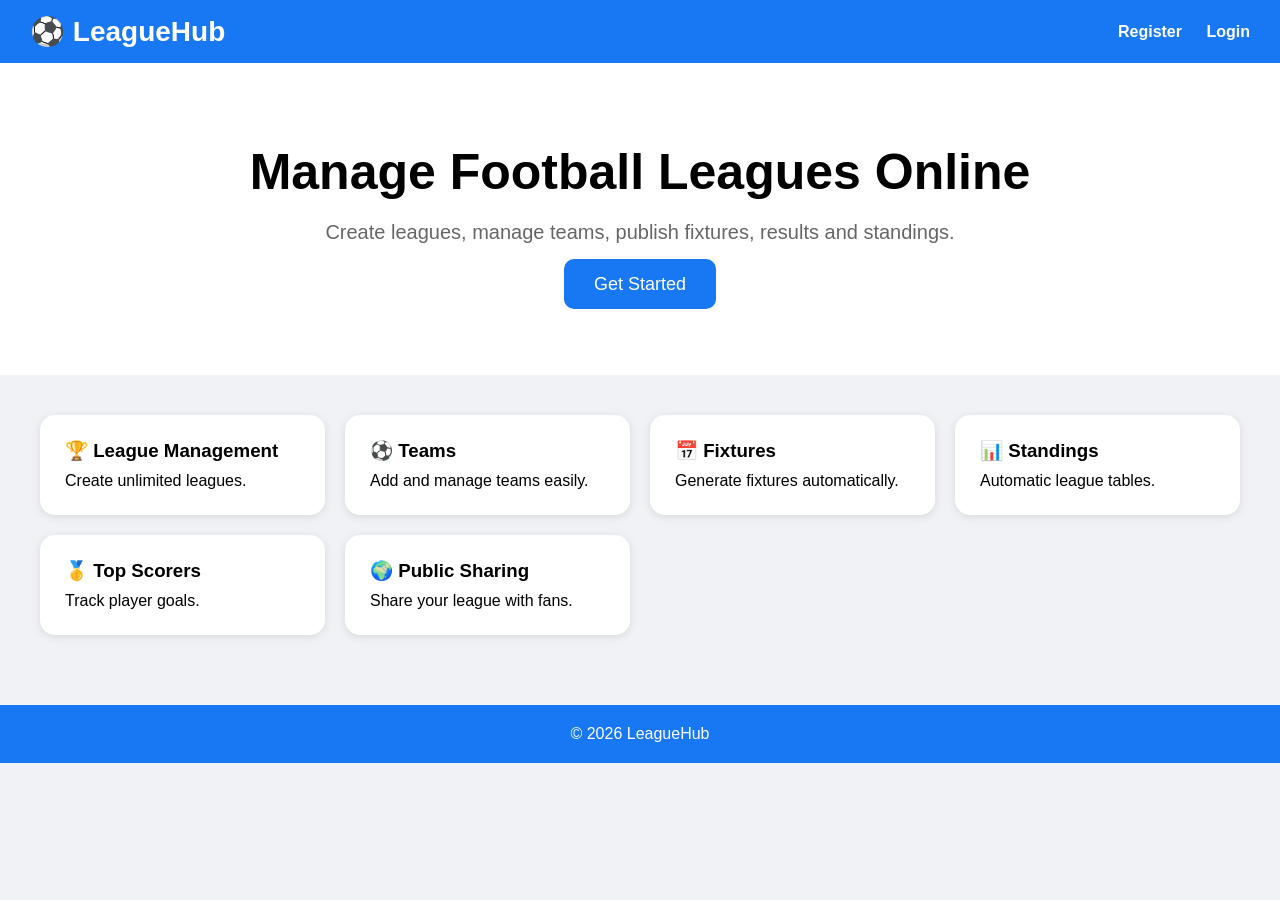
<file: index.html>
<!DOCTYPE html>
<html lang="en">
<head>
<meta charset="UTF-8">
<meta name="viewport" content="width=device-width, initial-scale=1.0">

<title>LeagueHub</title>

<style>

*{
margin:0;
padding:0;
box-sizing:border-box;
font-family:Arial,sans-serif;
}

body{
background:#f0f2f5;
}

/* HEADER */

header{
background:#1877f2;
color:white;
padding:15px 30px;
display:flex;
justify-content:space-between;
align-items:center;
}

.logo{
font-size:28px;
font-weight:bold;
}

nav a{
color:white;
text-decoration:none;
margin-left:20px;
font-weight:bold;
}

/* HERO */

.hero{
text-align:center;
padding:80px 20px;
background:white;
}

.hero h1{
font-size:50px;
margin-bottom:20px;
}

.hero p{
font-size:20px;
color:#666;
margin-bottom:30px;
}

.btn{
background:#1877f2;
color:white;
padding:15px 30px;
border-radius:10px;
text-decoration:none;
font-size:18px;
}

/* FEATURES */

.features{
display:grid;
grid-template-columns:repeat(auto-fit,minmax(250px,1fr));
gap:20px;
padding:40px;
}

.card{
background:white;
padding:25px;
border-radius:15px;
box-shadow:0 2px 10px rgba(0,0,0,0.1);
}

.card h3{
margin-bottom:10px;
}

/* FOOTER */

footer{
background:#1877f2;
color:white;
text-align:center;
padding:20px;
margin-top:30px;
}

</style>
</head>

<body>

<header>

<div class="logo">
⚽ LeagueHub
</div>

<nav>
<a href="register.html">Register</a>
<a href="login.html">Login</a>
</nav>

</header>

<section class="hero">

<h1>Manage Football Leagues Online</h1>

<p>
Create leagues, manage teams,
publish fixtures, results and standings.
</p>

<a href="register.html" class="btn">
Get Started
</a>

</section>

<section class="features">

<div class="card">
<h3>🏆 League Management</h3>
<p>Create unlimited leagues.</p>
</div>

<div class="card">
<h3>⚽ Teams</h3>
<p>Add and manage teams easily.</p>
</div>

<div class="card">
<h3>📅 Fixtures</h3>
<p>Generate fixtures automatically.</p>
</div>

<div class="card">
<h3>📊 Standings</h3>
<p>Automatic league tables.</p>
</div>

<div class="card">
<h3>🥇 Top Scorers</h3>
<p>Track player goals.</p>
</div>

<div class="card">
<h3>🌍 Public Sharing</h3>
<p>Share your league with fans.</p>
</div>

</section>

<footer>

<p>© 2026 LeagueHub</p>

</footer>

</body>
</html>
</file>
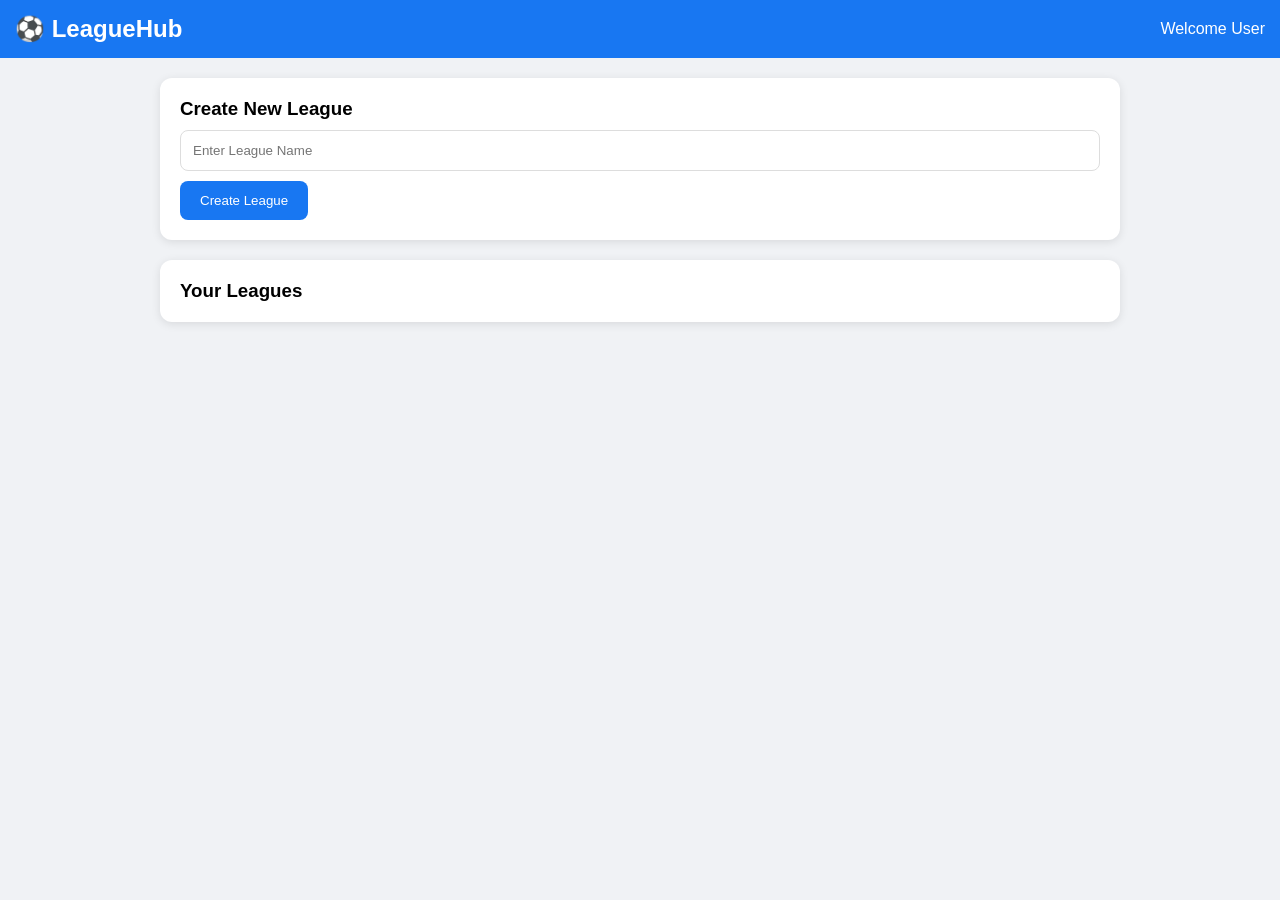
<file: dashboard.html>
<!DOCTYPE html>
<html lang="en">
<head>
<meta charset="UTF-8">
<meta name="viewport" content="width=device-width, initial-scale=1.0">

<title>LeagueHub Dashboard</title>

<style>

*{
margin:0;
padding:0;
box-sizing:border-box;
font-family:Arial,sans-serif;
}

body{
background:#f0f2f5;
}

header{
background:#1877f2;
color:white;
padding:15px;
display:flex;
justify-content:space-between;
align-items:center;
}

.container{
width:90%;
max-width:1000px;
margin:auto;
padding:20px;
}

.card{
background:white;
padding:20px;
border-radius:12px;
margin-bottom:20px;
box-shadow:0 2px 10px rgba(0,0,0,0.1);
}

input{
width:100%;
padding:12px;
margin-top:10px;
margin-bottom:10px;
border:1px solid #ddd;
border-radius:8px;
}

button{
background:#1877f2;
color:white;
border:none;
padding:12px 20px;
border-radius:8px;
cursor:pointer;
}

.league{
background:#fff;
padding:15px;
border-radius:10px;
margin-bottom:10px;
display:flex;
justify-content:space-between;
align-items:center;
}

.openBtn{
background:green;
}

</style>

</head>

<body>

<header>

<h2>⚽ LeagueHub</h2>

<div>
Welcome User
</div>

</header>

<div class="container">

<div class="card">

<h3>Create New League</h3>

<input
type="text"
id="leagueName"
placeholder="Enter League Name">

<button onclick="createLeague()">
Create League
</button>

</div>

<div class="card">

<h3>Your Leagues</h3>

<div id="leagueList"></div>

</div>

</div>

<script>

let leagues=[];

function createLeague(){

let name =
document.getElementById(
"leagueName"
).value;

if(name===""){

alert("Enter league name");
return;

}

leagues.push(name);

document.getElementById(
"leagueName"
).value="";

renderLeagues();

}

function renderLeagues(){

let html="";

leagues.forEach((league,index)=>{

html += `

<div class="league">

<span>${league}</span>

<button
class="openBtn"
onclick="openLeague(${index})">

Open

</button>

</div>

`;

});

document.getElementById(
"leagueList"
).innerHTML = html;

}

function openLeague(index){

localStorage.setItem(
"currentLeague",
leagues[index]
);

window.location =
"league.html";

}

</script>

</body>
</html>
</file>
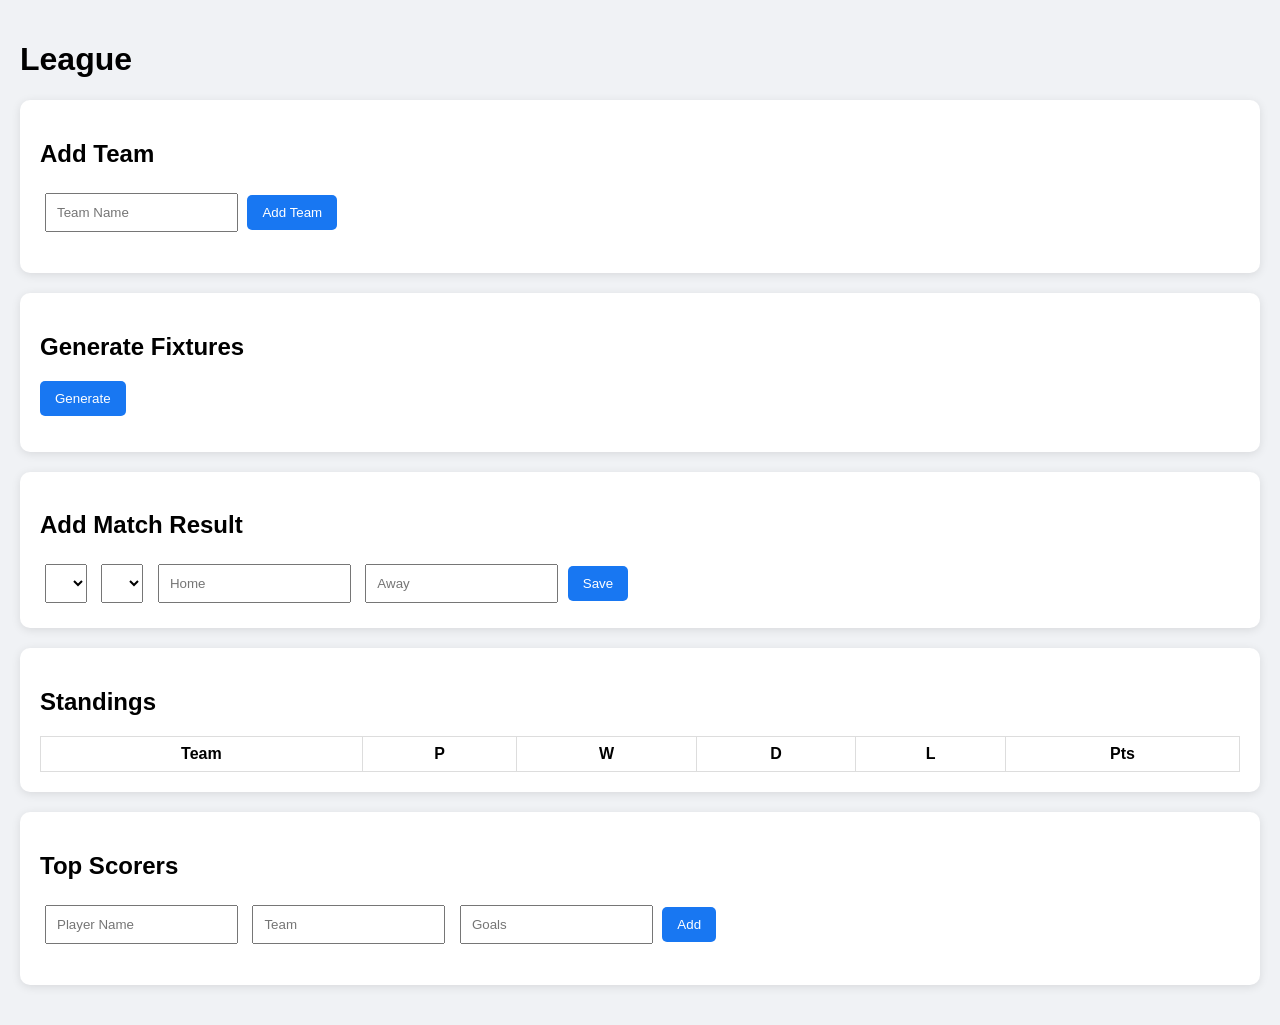
<file: league.html>
<!DOCTYPE html>
<html lang="en">
<head>
<meta charset="UTF-8">
<meta name="viewport" content="width=device-width, initial-scale=1.0">
<title>League Manager</title>

<style>

body{
font-family:Arial,sans-serif;
background:#f0f2f5;
margin:0;
padding:20px;
}

.card{
background:white;
padding:20px;
border-radius:10px;
margin-bottom:20px;
box-shadow:0 2px 10px rgba(0,0,0,.1);
}

input,select{
padding:10px;
margin:5px;
}

button{
padding:10px 15px;
background:#1877f2;
color:white;
border:none;
border-radius:5px;
cursor:pointer;
}

table{
width:100%;
border-collapse:collapse;
margin-top:10px;
}

th,td{
border:1px solid #ddd;
padding:8px;
text-align:center;
}

</style>
</head>

<body>

<h1 id="leagueTitle">League</h1>

<div class="card">

<h2>Add Team</h2>

<input
type="text"
id="teamName"
placeholder="Team Name">

<button onclick="addTeam()">
Add Team
</button>

<ul id="teamList"></ul>

</div>

<div class="card">

<h2>Generate Fixtures</h2>

<button onclick="generateFixtures()">
Generate
</button>

<ul id="fixtures"></ul>

</div>

<div class="card">

<h2>Add Match Result</h2>

<select id="homeTeam"></select>

<select id="awayTeam"></select>

<input
type="number"
id="homeScore"
placeholder="Home">

<input
type="number"
id="awayScore"
placeholder="Away">

<button onclick="saveResult()">
Save
</button>

</div>

<div class="card">

<h2>Standings</h2>

<table>

<thead>

<tr>
<th>Team</th>
<th>P</th>
<th>W</th>
<th>D</th>
<th>L</th>
<th>Pts</th>
</tr>

</thead>

<tbody id="standings"></tbody>

</table>

</div>

<div class="card">

<h2>Top Scorers</h2>

<input
id="playerName"
placeholder="Player Name">

<input
id="playerTeam"
placeholder="Team">

<input
type="number"
id="goals"
placeholder="Goals">

<button onclick="addScorer()">
Add
</button>

<ul id="scorerList"></ul>

</div>

<script>

document.getElementById(
"leagueTitle"
).innerText =
localStorage.getItem("currentLeague")
|| "League";

let teams=[];
let scorers=[];

function addTeam(){

const name=
document.getElementById(
"teamName"
).value;

if(name==="") return;

teams.push({

name:name,
played:0,
won:0,
draw:0,
lost:0,
points:0

});

renderTeams();
renderStandings();
updateSelects();

document.getElementById(
"teamName"
).value="";

}

function renderTeams(){

document.getElementById(
"teamList"
).innerHTML=

teams.map(team=>

`<li>${team.name}</li>`

).join("");

}

function updateSelects(){

const home=
document.getElementById(
"homeTeam"
);

const away=
document.getElementById(
"awayTeam"
);

home.innerHTML="";
away.innerHTML="";

teams.forEach(team=>{

home.innerHTML +=
`<option>${team.name}</option>`;

away.innerHTML +=
`<option>${team.name}</option>`;

});

}

function generateFixtures(){

let matches=[];

for(let i=0;i<teams.length;i++){

for(let j=i+1;j<teams.length;j++){

matches.push(
`${teams[i].name} vs ${teams[j].name}`
);

}

}

document.getElementById(
"fixtures"
).innerHTML=

matches.map(match=>

`<li>${match}</li>`

).join("");

}

function saveResult(){

const home=
document.getElementById(
"homeTeam"
).value;

const away=
document.getElementById(
"awayTeam"
).value;

if(home===away){

alert(
"Choose different teams"
);

return;

}

const hs=
parseInt(
document.getElementById(
"homeScore"
).value
);

const as=
parseInt(
document.getElementById(
"awayScore"
).value
);

let h=
teams.find(t=>t.name===home);

let a=
teams.find(t=>t.name===away);

h.played++;
a.played++;

if(hs>as){

h.won++;
a.lost++;

h.points+=3;

}

else if(as>hs){

a.won++;
h.lost++;

a.points+=3;

}

else{

h.draw++;
a.draw++;

h.points++;
a.points++;

}

renderStandings();

}

function renderStandings(){

teams.sort(
(a,b)=>b.points-a.points
);

let html="";

teams.forEach(team=>{

html += `

<tr>

<td>${team.name}</td>
<td>${team.played}</td>
<td>${team.won}</td>
<td>${team.draw}</td>
<td>${team.lost}</td>
<td>${team.points}</td>

</tr>

`;

});

document.getElementById(
"standings"
).innerHTML=html;

}

function addScorer(){

scorers.push({

name:
document.getElementById(
"playerName"
).value,

team:
document.getElementById(
"playerTeam"
).value,

goals:
parseInt(
document.getElementById(
"goals"
).value)

});

renderScorers();

}

function renderScorers(){

scorers.sort(
(a,b)=>b.goals-a.goals
);

document.getElementById(
"scorerList"
).innerHTML=

scorers.map(player=>

`<li>
${player.name}
(${player.team})
- ${player.goals} goals
</li>`

).join("");

}

</script>

</body>
</html>
</file>
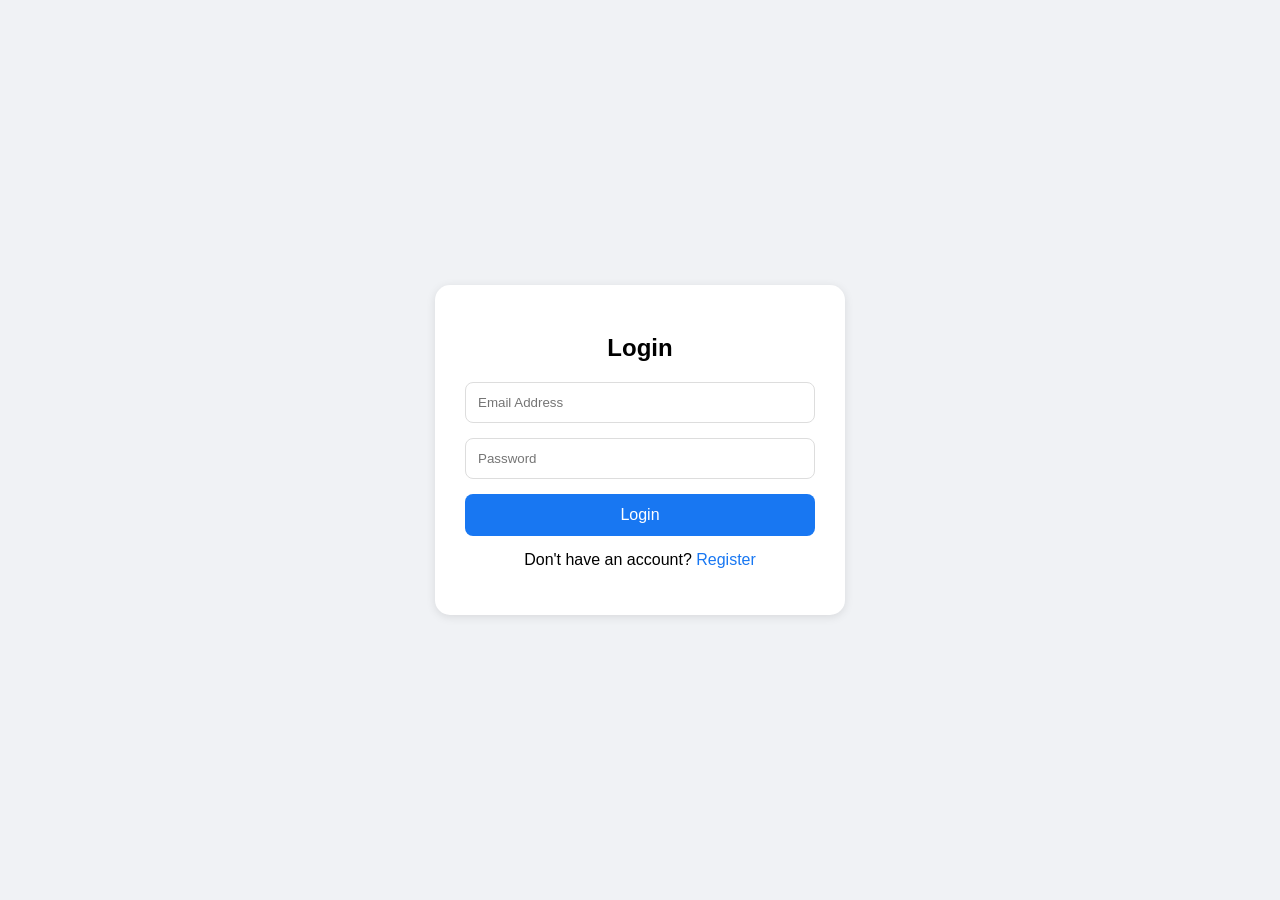
<file: login.html>
<!DOCTYPE html>
<html lang="en">
<head>
<meta charset="UTF-8">
<meta name="viewport" content="width=device-width, initial-scale=1.0">
<title>Login - LeagueHub</title>

<style>

body{
font-family:Arial,sans-serif;
background:#f0f2f5;
display:flex;
justify-content:center;
align-items:center;
height:100vh;
margin:0;
}

.container{
background:white;
padding:30px;
border-radius:15px;
width:350px;
box-shadow:0 2px 10px rgba(0,0,0,0.1);
}

h2{
text-align:center;
margin-bottom:20px;
}

input{
width:100%;
padding:12px;
margin-bottom:15px;
border:1px solid #ddd;
border-radius:8px;
box-sizing:border-box;
}

button{
width:100%;
padding:12px;
background:#1877f2;
color:white;
border:none;
border-radius:8px;
font-size:16px;
cursor:pointer;
cursor:pointer;
}

button:hover{
background:#166fe5;
}

p{
text-align:center;
margin-top:15px;
}

a{
color:#1877f2;
text-decoration:none;
}

</style>
</head>

<body>

<div class="container">

<h2>Login</h2>

<input
type="email"
id="email"
placeholder="Email Address">

<input
type="password"
id="password"
placeholder="Password">

<button onclick="login()">
Login
</button>

<p>
Don't have an account?
<a href="register.html">Register</a>
</p>

</div>

<script>

function login(){

const email =
document.getElementById("email").value;

const password =
document.getElementById("password").value;

if(email === "" || password === ""){

alert("Fill all fields");
return;

}

alert("Login Successful!");

window.location =
"dashboard.html";

}

</script>

</body>
</html>
</file>
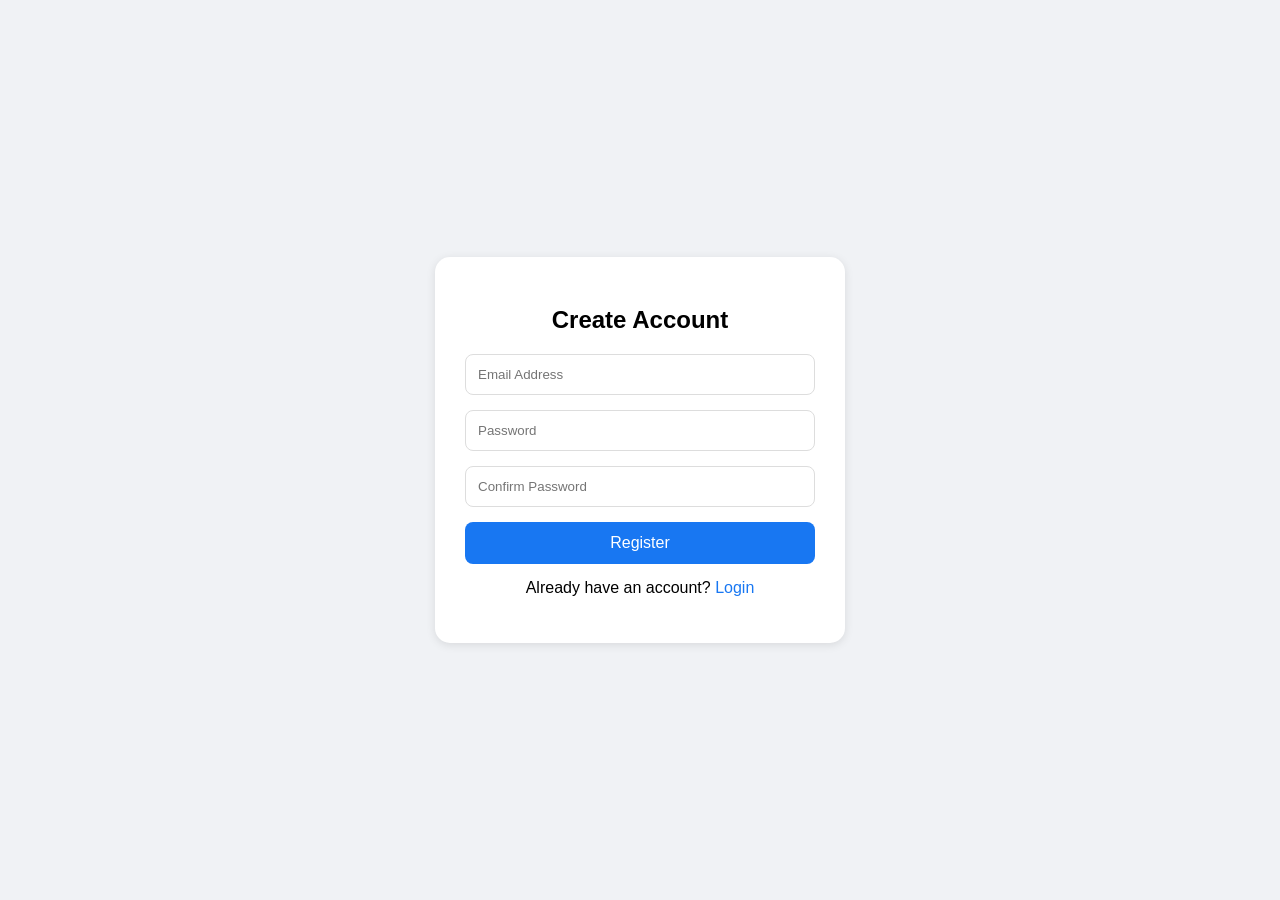
<file: register.html>
<!DOCTYPE html>
<html lang="en">
<head>
<meta charset="UTF-8">
<meta name="viewport" content="width=device-width, initial-scale=1.0">
<title>Register - LeagueHub</title>

<style>

body{
font-family:Arial,sans-serif;
background:#f0f2f5;
display:flex;
justify-content:center;
align-items:center;
height:100vh;
margin:0;
}

.container{
background:white;
padding:30px;
border-radius:15px;
width:350px;
box-shadow:0 2px 10px rgba(0,0,0,0.1);
}

h2{
text-align:center;
margin-bottom:20px;
}

input{
width:100%;
padding:12px;
margin-bottom:15px;
border:1px solid #ddd;
border-radius:8px;
box-sizing:border-box;
}

button{
width:100%;
padding:12px;
background:#1877f2;
color:white;
border:none;
border-radius:8px;
font-size:16px;
cursor:pointer;
}

button:hover{
background:#166fe5;
}

p{
text-align:center;
margin-top:15px;
}

a{
color:#1877f2;
text-decoration:none;
}

</style>

</head>
<body>

<div class="container">

<h2>Create Account</h2>

<input
type="email"
id="email"
placeholder="Email Address">

<input
type="password"
id="password"
placeholder="Password">

<input
type="password"
id="confirmPassword"
placeholder="Confirm Password">

<button onclick="register()">
Register
</button>

<p>
Already have an account?
<a href="login.html">Login</a>
</p>

</div>

<script>

function register(){

const email =
document.getElementById("email").value;

const password =
document.getElementById("password").value;

const confirm =
document.getElementById("confirmPassword").value;

if(email === "" || password === ""){

alert("Fill all fields");
return;

}

if(password !== confirm){

alert("Passwords do not match");
return;

}

alert(
"Registration successful! Firebase integration comes next."
);

window.location =
"login.html";

}

</script>

</body>
</html>
</file>
